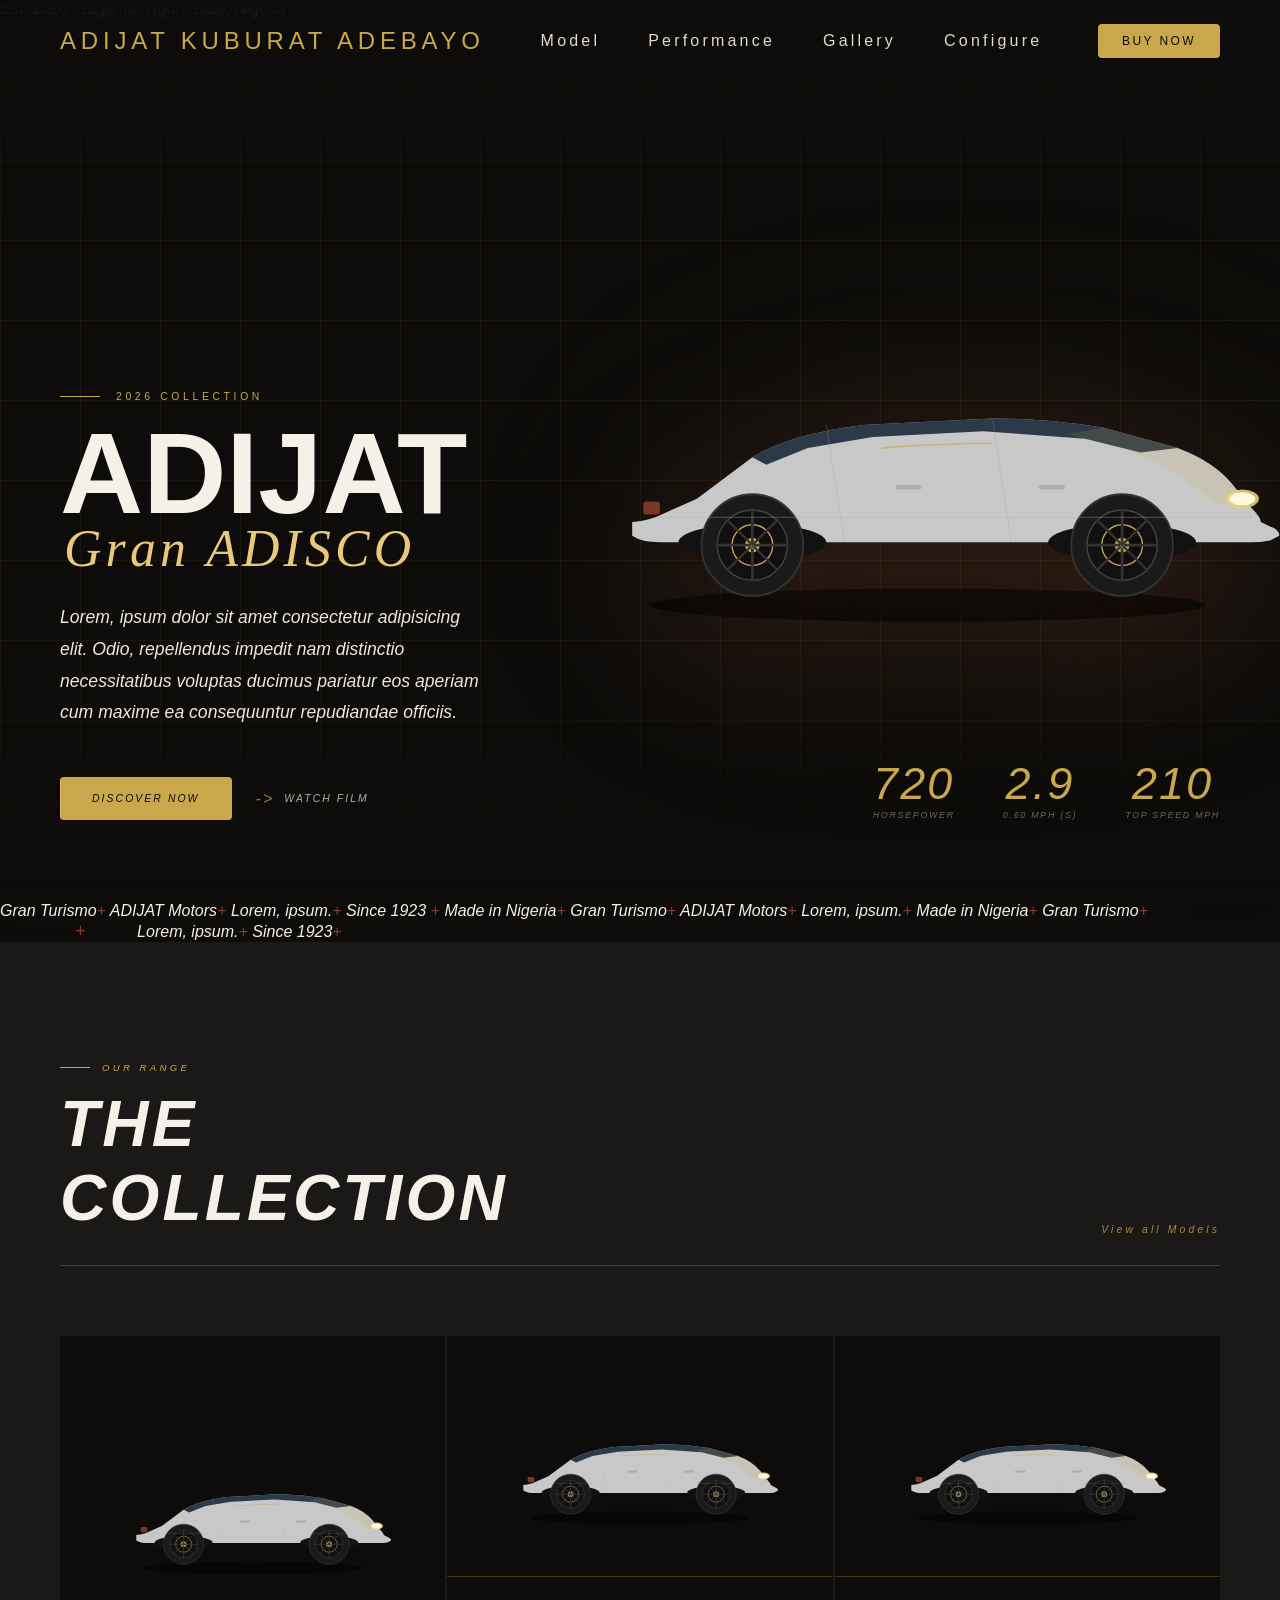
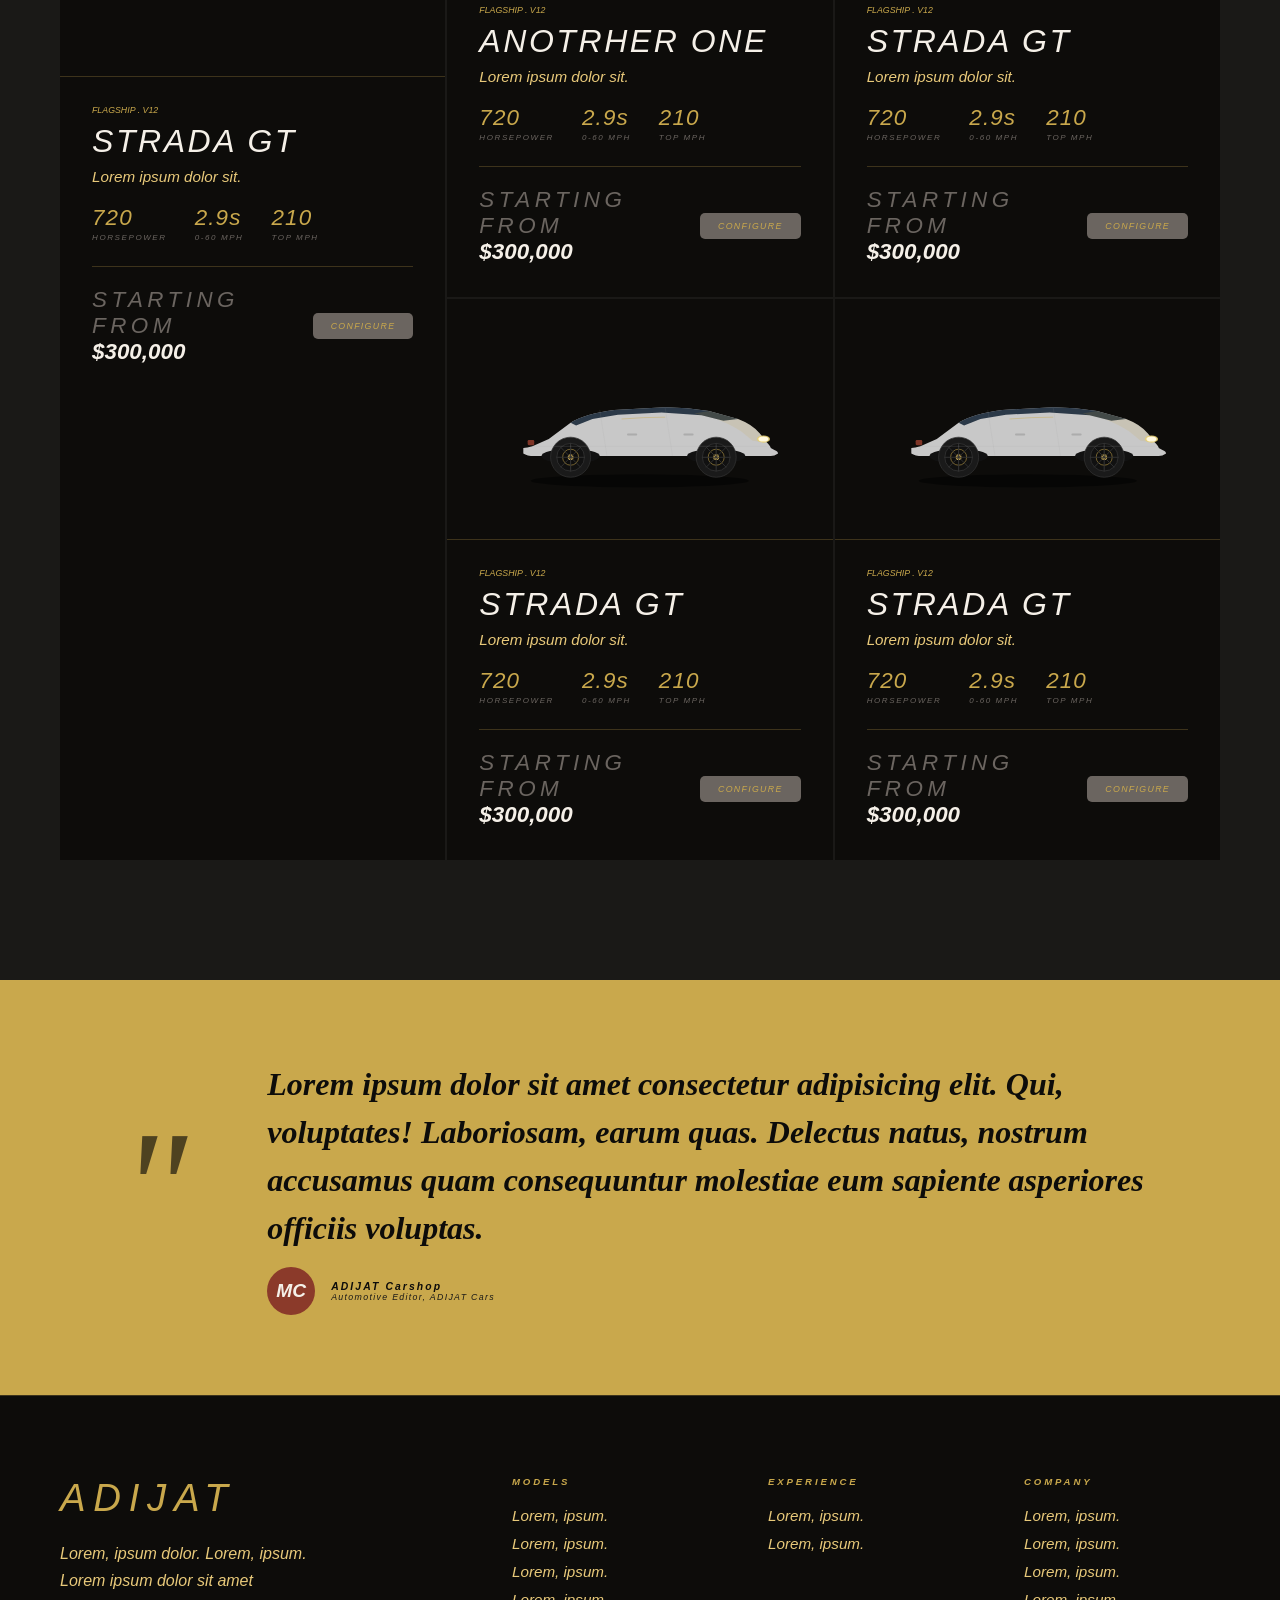
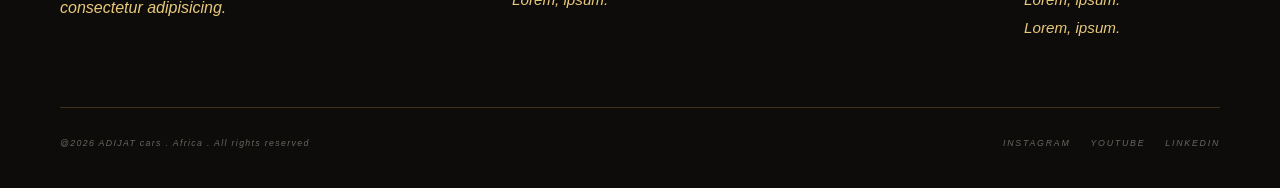
<file: Car_Website/index.html>
<!DOCTYPE html>
<html lang="en">

<head>
    <meta charset="UTF-8">
    <meta name="viewport" content="width=device-width, initial-scale=1.0">
    <title>ADIJAT CARS SHOP</title>

    <!--MY HOMEPAGE style sheet-->
    <link rel="stylesheet" href="style.css">
</head>


<body>
    
<!-- nav -->
 <nav>
   <! -- logo -->
   <a class="nav-logo" href="#">ADIJAT KUBURAT ADEBAYO</a>

 <!-- navigation links  /nav links -->
  <ul class="nav-links">
<li>
    <a href=""> Model</a>
    </li>
<li>
    <a href="">Performance</a>
</li>
<li>
    <a href="|">Gallery</a>
</li>
<li>
    <a href="|">Configure</a>
    </li>
</ul>

<a class="nav-cta" href="|">Buy Now</a>
</nav>

<!-- hero -->
 <section class="hero">
    <div class="hero-bg"></div>
    <div class="hero-grid"></div>

        <span class="hero-grid">Est. 2026  .Sagamu, Ogun State, Nigeria</span>

        <!-- our car-->
         <div class="hero-car">
             <svg viewBox="0 0 900 400" xmlns="http://www.w3.org/2000/svg" class="car-svg">
        <!-- Shadow -->
        <ellipse cx="450" cy="370" rx="300" ry="18" fill="rgba(0,0,0,0.5)" />
        <!-- Body -->
        <path
          d="M130 280 Q140 280 155 275 L200 255 L260 210 Q300 185 380 175 L520 168 Q580 168 640 178 L720 200 Q760 215 780 240 L800 265 Q810 275 810 280 L820 285 Q830 288 830 295 L820 300 Q810 302 800 302 L160 302 Q140 302 130 295 Z"
          fill="#c8c8c8" />
        <!-- Glass top -->
        <path
          d="M260 210 Q300 185 380 175 L520 168 Q580 168 640 178 L720 200 L680 205 L620 190 L510 182 L390 188 L320 200 L275 218 Z"
          fill="#1a2a3a" opacity="0.9" />
        <!-- Hood stripe gold -->
        <path d="M640 178 L720 200 Q760 215 780 240 L800 265 L760 260 L730 235 Q700 215 660 200 L600 185 Z"
          fill="#c9a84c" opacity="0.15" />
        <!-- Wheel arches -->
        <ellipse cx="260" cy="302" rx="80" ry="20" fill="#111" />
        <ellipse cx="660" cy="302" rx="80" ry="20" fill="#111" />
        <!-- Wheels back -->
        <circle cx="260" cy="305" r="55" fill="#1a1a1a" stroke="#333" stroke-width="2" />
        <circle cx="260" cy="305" r="38" fill="#111" stroke="#444" stroke-width="1.5" />
        <circle cx="260" cy="305" r="22" fill="#0d0d0d" stroke="#c9a84c" stroke-width="1.5" />
        <circle cx="260" cy="305" r="8" fill="#c9a84c" />
        <!-- Spokes back -->
        <line x1="260" y1="267" x2="260" y2="343" stroke="#333" stroke-width="3" stroke-linecap="round" />
        <line x1="222" y1="305" x2="298" y2="305" stroke="#333" stroke-width="3" stroke-linecap="round" />
        <line x1="233" y1="278" x2="287" y2="332" stroke="#333" stroke-width="2.5" stroke-linecap="round" />
        <line x1="287" y1="278" x2="233" y2="332" stroke="#333" stroke-width="2.5" stroke-linecap="round" />
        <!-- Wheels front -->
        <circle cx="660" cy="305" r="55" fill="#1a1a1a" stroke="#333" stroke-width="2" />
        <circle cx="660" cy="305" r="38" fill="#111" stroke="#444" stroke-width="1.5" />
        <circle cx="660" cy="305" r="22" fill="#0d0d0d" stroke="#c9a84c" stroke-width="1.5" />
        <circle cx="660" cy="305" r="8" fill="#c9a84c" />
        <!-- Spokes front -->
        <line x1="660" y1="267" x2="660" y2="343" stroke="#333" stroke-width="3" stroke-linecap="round" />
        <line x1="622" y1="305" x2="698" y2="305" stroke="#333" stroke-width="3" stroke-linecap="round" />
        <line x1="633" y1="278" x2="687" y2="332" stroke="#333" stroke-width="2.5" stroke-linecap="round" />
        <line x1="687" y1="278" x2="633" y2="332" stroke="#333" stroke-width="2.5" stroke-linecap="round" />
        <!-- Side detail -->
        <path d="M155 275 L800 275" stroke="#b0b0b0" stroke-width="1.5" opacity="0.3" />
        <path d="M400 200 Q460 195 520 195" stroke="#c9a84c" stroke-width="2" opacity="0.6" fill="none" />
        <!-- Headlight -->
        <ellipse cx="790" cy="255" rx="18" ry="10" fill="#e8d070" opacity="0.9" />
        <ellipse cx="790" cy="255" rx="14" ry="7" fill="#fff8e0" />
        <!-- Tail light -->
        <rect x="142" y="258" width="18" height="14" rx="3" fill="#8b3a2a" opacity="0.9" />
        <!-- Door lines -->
        <path d="M340 175 L360 302" stroke="#999" stroke-width="1" opacity="0.3" fill="none" />
        <path d="M520 170 L540 302" stroke="#999" stroke-width="1" opacity="0.3" fill="none" />
        <!-- Door handles -->
        <rect x="415" y="240" width="28" height="5" rx="2.5" fill="#999" opacity="0.6" />
        <rect x="570" y="240" width="28" height="5" rx="2.5" fill="#999" opacity="0.6" />
        <!-- Logo on wheel center -->
        <text x="260" y="309" text-anchor="middle" font-size="7" fill="#c9a84c" font-family="Georgia">V</text>
        <text x="660" y="309" text-anchor="middle" font-size="7" fill="#c9a84c" font-family="Georgia">V</text>
      </svg>
    </div>

    <!-- hero content -->
    <div class="hero-content">
      <div class="hero-eyebrow">2026 Collection</div>
      <h1 class="hero-title">ADIJAT<em>Gran ADISCO</>
      </h1>
      <p class="hero-desc">Lorem, ipsum dolor sit amet consectetur adipisicing elit. Odio, repellendus impedit nam
        distinctio necessitatibus voluptas ducimus pariatur eos aperiam cum maxime ea consequuntur repudiandae officiis.
      </p>

      <!-- actions -->
      <div class="hero-actions">
        <a class="btn-primary" href="#"><span>Discover Now</span></a>
        <a class="btn-secondary" href="#">Watch Film</a>
      </div>
    </div>

    <!-- stats -->
    <div class="hero-stats">

      <div class="stat-item">
        <span class="stat-num">720</span>
        <span class="stat-label">Horsepower</span>
      </div>

      <div class="stat-item">
        <span class="stat-num">2.9</span>
        <span class="stat-label">0.60 mph (s)</span>
      </div>

      <div class="stat-item">
        <span class="stat-num">210</span>
        <span class="stat-label">Top Speed mph</span>
      </div>

    </div>

  </section>


  <!-- marquee -->
  <div class="marquee">
    <div class="marquee">
      <span class="marquee">Gran Turismo<span class="marquee-dot">+</span> </span>
      <span class="marquee">ADIJAT Motors<span class="marquee-dot">+</span> </span>
      <span class="marquee">Lorem, ipsum.<span class="marquee-dot">+</span> </span>
      <span class="marquee">Since 1923 <span class="marquee-dot">+</span> </span>
      <span class="marquee">Made in Nigeria<span class="marquee-dot">+</span> </span>
      <span class="marquee">Gran Turismo<span class="marquee-dot">+</span> </span>
      <span class="marquee">ADIJAT Motors<span class="marquee-dot">+</span> </span>
      <span class="marquee">Lorem, ipsum.<span class="marquee-dot">+</span> </span>
      <span class="marquee">Made in Nigeria<span class="marquee-dot">+</span> </span>
      <span class="marquee">Gran Turismo<span class="marquee-dot">+</span> </span>
      <span class="marquee-item">ADIJAT Motors<span class="marquee-dot">+</span> </span>
      <span class="marquee">Lorem, ipsum.<span class="marquee-dot">+</span> </span>
      <span class="marquee">Since 1923<span class="marquee-dot">+</span> </span>
    </div>
  </div>


  <!-- cars {models} section -->
  <section class="models">

    <div class="section-header">
      <div>
        <div class="section-label">Our Range</div>
        <h2 class="section-title">THE <br> COLLECTION</h2>
      </div>
      <a href="#" class="section-link">View all Models</a>
    </div>

    <div class="models-grid">

      <!-- first card- Large -->
      <div class="model-card">
        <div class="model-visual">
          <div class="model-bg bg-1"></div>

          <!-- importing car SVG -->
          <svg viewBox="0 0 900 400" xmlns="http://www.w3.org/2000/svg" class="car-svg another-class ">
            <!-- Shadow -->
            <ellipse cx="450" cy="370" rx="300" ry="18" fill="rgba(0,0,0,0.5)" />
            <!-- Body -->
            <path
              d="M130 280 Q140 280 155 275 L200 255 L260 210 Q300 185 380 175 L520 168 Q580 168 640 178 L720 200 Q760 215 780 240 L800 265 Q810 275 810 280 L820 285 Q830 288 830 295 L820 300 Q810 302 800 302 L160 302 Q140 302 130 295 Z"
              fill="#c8c8c8" />
            <!-- Glass top -->
            <path
              d="M260 210 Q300 185 380 175 L520 168 Q580 168 640 178 L720 200 L680 205 L620 190 L510 182 L390 188 L320 200 L275 218 Z"
              fill="#1a2a3a" opacity="0.9" />
            <!-- Hood stripe gold -->
            <path d="M640 178 L720 200 Q760 215 780 240 L800 265 L760 260 L730 235 Q700 215 660 200 L600 185 Z"
              fill="#c9a84c" opacity="0.15" />
            <!-- Wheel arches -->
            <ellipse cx="260" cy="302" rx="80" ry="20" fill="#111" />
            <ellipse cx="660" cy="302" rx="80" ry="20" fill="#111" />
            <!-- Wheels back -->
            <circle cx="260" cy="305" r="55" fill="#1a1a1a" stroke="#333" stroke-width="2" />
            <circle cx="260" cy="305" r="38" fill="#111" stroke="#444" stroke-width="1.5" />
            <circle cx="260" cy="305" r="22" fill="#0d0d0d" stroke="#c9a84c" stroke-width="1.5" />
            <circle cx="260" cy="305" r="8" fill="#c9a84c" />
            <!-- Spokes back -->
            <line x1="260" y1="267" x2="260" y2="343" stroke="#333" stroke-width="3" stroke-linecap="round" />
            <line x1="222" y1="305" x2="298" y2="305" stroke="#333" stroke-width="3" stroke-linecap="round" />
            <line x1="233" y1="278" x2="287" y2="332" stroke="#333" stroke-width="2.5" stroke-linecap="round" />
            <line x1="287" y1="278" x2="233" y2="332" stroke="#333" stroke-width="2.5" stroke-linecap="round" />
            <!-- Wheels front -->
            <circle cx="660" cy="305" r="55" fill="#1a1a1a" stroke="#333" stroke-width="2" />
            <circle cx="660" cy="305" r="38" fill="#111" stroke="#444" stroke-width="1.5" />
            <circle cx="660" cy="305" r="22" fill="#0d0d0d" stroke="#c9a84c" stroke-width="1.5" />
            <circle cx="660" cy="305" r="8" fill="#c9a84c" />
            <!-- Spokes front -->
            <line x1="660" y1="267" x2="660" y2="343" stroke="#333" stroke-width="3" stroke-linecap="round" />
            <line x1="622" y1="305" x2="698" y2="305" stroke="#333" stroke-width="3" stroke-linecap="round" />
            <line x1="633" y1="278" x2="687" y2="332" stroke="#333" stroke-width="2.5" stroke-linecap="round" />
            <line x1="687" y1="278" x2="633" y2="332" stroke="#333" stroke-width="2.5" stroke-linecap="round" />
            <!-- Side detail -->
            <path d="M155 275 L800 275" stroke="#b0b0b0" stroke-width="1.5" opacity="0.3" />
            <path d="M400 200 Q460 195 520 195" stroke="#c9a84c" stroke-width="2" opacity="0.6" fill="none" />
            <!-- Headlight -->
            <ellipse cx="790" cy="255" rx="18" ry="10" fill="#e8d070" opacity="0.9" />
            <ellipse cx="790" cy="255" rx="14" ry="7" fill="#fff8e0" />
            <!-- Tail light -->
            <rect x="142" y="258" width="18" height="14" rx="3" fill="#8b3a2a" opacity="0.9" />
            <!-- Door lines -->
            <path d="M340 175 L360 302" stroke="#999" stroke-width="1" opacity="0.3" fill="none" />
            <path d="M520 170 L540 302" stroke="#999" stroke-width="1" opacity="0.3" fill="none" />
            <!-- Door handles -->
            <rect x="415" y="240" width="28" height="5" rx="2.5" fill="#999" opacity="0.6" />
            <rect x="570" y="240" width="28" height="5" rx="2.5" fill="#999" opacity="0.6" />
            <!-- Logo on wheel center -->
            <text x="260" y="309" text-anchor="middle" font-size="7" fill="#c9a84c" font-family="Georgia">V</text>
            <text x="660" y="309" text-anchor="middle" font-size="7" fill="#c9a84c" font-family="Georgia">V</text>
          </svg>

        </div>

        <div class="model-info">
          <!-- badge, name, price, stats, amount -->
          <div class="model-badge">Flagship . V12</div>
          <div class="model-name">STRADA GT</div>
          <div class="model-tagline">Lorem ipsum dolor sit.</div>

          <div class="model-specs">

            <!-- we have three specs -->
            <div class="spec">
              <div class="spec-val">720</div>
              <div class="spec-key">Horsepower</div>
            </div>

            <div class="spec">
              <div class="spec-val">2.9s</div>
              <div class="spec-key">0-60 mph</div>
            </div>

            <div class="spec">
              <div class="spec-val">210</div>
              <div class="spec-key">Top mph</div>
            </div>

          </div>

          <div class="model-price">
            <div>
              <div class="price-label">starting from</div>
              <div class="price-val">$300,000</div>
            </div>
            <a href="#" class="price-btn">configure</a>
          </div>
        </div>

      </div>

      <!-- second card -->
      <div class="model-card">
        <div class="model-visual">
          <div class="model-bg bg-2"></div>

          <!-- importing car SVG -->
          <svg viewBox="0 0 900 400" xmlns="http://www.w3.org/2000/svg" class="car-svg another-class ">
            <!-- Shadow -->
            <ellipse cx="450" cy="370" rx="300" ry="18" fill="rgba(0,0,0,0.5)" />
            <!-- Body -->
            <path
              d="M130 280 Q140 280 155 275 L200 255 L260 210 Q300 185 380 175 L520 168 Q580 168 640 178 L720 200 Q760 215 780 240 L800 265 Q810 275 810 280 L820 285 Q830 288 830 295 L820 300 Q810 302 800 302 L160 302 Q140 302 130 295 Z"
              fill="#c8c8c8" />
            <!-- Glass top -->
            <path
              d="M260 210 Q300 185 380 175 L520 168 Q580 168 640 178 L720 200 L680 205 L620 190 L510 182 L390 188 L320 200 L275 218 Z"
              fill="#1a2a3a" opacity="0.9" />
            <!-- Hood stripe gold -->
            <path d="M640 178 L720 200 Q760 215 780 240 L800 265 L760 260 L730 235 Q700 215 660 200 L600 185 Z"
              fill="#c9a84c" opacity="0.15" />
            <!-- Wheel arches -->
            <ellipse cx="260" cy="302" rx="80" ry="20" fill="#111" />
            <ellipse cx="660" cy="302" rx="80" ry="20" fill="#111" />
            <!-- Wheels back -->
            <circle cx="260" cy="305" r="55" fill="#1a1a1a" stroke="#333" stroke-width="2" />
            <circle cx="260" cy="305" r="38" fill="#111" stroke="#444" stroke-width="1.5" />
            <circle cx="260" cy="305" r="22" fill="#0d0d0d" stroke="#c9a84c" stroke-width="1.5" />
            <circle cx="260" cy="305" r="8" fill="#c9a84c" />
            <!-- Spokes back -->
            <line x1="260" y1="267" x2="260" y2="343" stroke="#333" stroke-width="3" stroke-linecap="round" />
            <line x1="222" y1="305" x2="298" y2="305" stroke="#333" stroke-width="3" stroke-linecap="round" />
            <line x1="233" y1="278" x2="287" y2="332" stroke="#333" stroke-width="2.5" stroke-linecap="round" />
            <line x1="287" y1="278" x2="233" y2="332" stroke="#333" stroke-width="2.5" stroke-linecap="round" />
            <!-- Wheels front -->
            <circle cx="660" cy="305" r="55" fill="#1a1a1a" stroke="#333" stroke-width="2" />
            <circle cx="660" cy="305" r="38" fill="#111" stroke="#444" stroke-width="1.5" />
            <circle cx="660" cy="305" r="22" fill="#0d0d0d" stroke="#c9a84c" stroke-width="1.5" />
            <circle cx="660" cy="305" r="8" fill="#c9a84c" />
            <!-- Spokes front -->
            <line x1="660" y1="267" x2="660" y2="343" stroke="#333" stroke-width="3" stroke-linecap="round" />
            <line x1="622" y1="305" x2="698" y2="305" stroke="#333" stroke-width="3" stroke-linecap="round" />
            <line x1="633" y1="278" x2="687" y2="332" stroke="#333" stroke-width="2.5" stroke-linecap="round" />
            <line x1="687" y1="278" x2="633" y2="332" stroke="#333" stroke-width="2.5" stroke-linecap="round" />
            <!-- Side detail -->
            <path d="M155 275 L800 275" stroke="#b0b0b0" stroke-width="1.5" opacity="0.3" />
            <path d="M400 200 Q460 195 520 195" stroke="#c9a84c" stroke-width="2" opacity="0.6" fill="none" />
            <!-- Headlight -->
            <ellipse cx="790" cy="255" rx="18" ry="10" fill="#e8d070" opacity="0.9" />
            <ellipse cx="790" cy="255" rx="14" ry="7" fill="#fff8e0" />
            <!-- Tail light -->
            <rect x="142" y="258" width="18" height="14" rx="3" fill="#8b3a2a" opacity="0.9" />
            <!-- Door lines -->
            <path d="M340 175 L360 302" stroke="#999" stroke-width="1" opacity="0.3" fill="none" />
            <path d="M520 170 L540 302" stroke="#999" stroke-width="1" opacity="0.3" fill="none" />
            <!-- Door handles -->
            <rect x="415" y="240" width="28" height="5" rx="2.5" fill="#999" opacity="0.6" />
            <rect x="570" y="240" width="28" height="5" rx="2.5" fill="#999" opacity="0.6" />
            <!-- Logo on wheel center -->
            <text x="260" y="309" text-anchor="middle" font-size="7" fill="#c9a84c" font-family="Georgia">V</text>
            <text x="660" y="309" text-anchor="middle" font-size="7" fill="#c9a84c" font-family="Georgia">V</text>
          </svg>

        </div>

        <div class="model-info">
          <!-- badge, name, price, stats, amount -->
          <div class="model-badge">Flagship . V12</div>
          <div class="model-name">ANOTRHER ONE</div>
          <div class="model-tagline">Lorem ipsum dolor sit.</div>

          <div class="model-specs">

            <!-- we have three specs -->
            <div class="spec">
              <div class="spec-val">720</div>
              <div class="spec-key">Horsepower</div>
            </div>

            <div class="spec">
              <div class="spec-val">2.9s</div>
              <div class="spec-key">0-60 mph</div>
            </div>

            <div class="spec">
              <div class="spec-val">210</div>
              <div class="spec-key">Top mph</div>
            </div>

          </div>

          <div class="model-price">
            <div>
              <div class="price-label">starting from</div>
              <div class="price-val">$300,000</div>
            </div>
            <a href="#" class="price-btn">configure</a>
          </div>
        </div>

      </div>

      <!-- third card -->
      <div class="model-card">
        <div class="model-visual">
          <div class="model-bg bg-3"></div>

          <!-- importing car SVG -->
          <svg viewBox="0 0 900 400" xmlns="http://www.w3.org/2000/svg" class="car-svg another-class ">
            <!-- Shadow -->
            <ellipse cx="450" cy="370" rx="300" ry="18" fill="rgba(0,0,0,0.5)" />
            <!-- Body -->
            <path
              d="M130 280 Q140 280 155 275 L200 255 L260 210 Q300 185 380 175 L520 168 Q580 168 640 178 L720 200 Q760 215 780 240 L800 265 Q810 275 810 280 L820 285 Q830 288 830 295 L820 300 Q810 302 800 302 L160 302 Q140 302 130 295 Z"
              fill="#c8c8c8" />
            <!-- Glass top -->
            <path
              d="M260 210 Q300 185 380 175 L520 168 Q580 168 640 178 L720 200 L680 205 L620 190 L510 182 L390 188 L320 200 L275 218 Z"
              fill="#1a2a3a" opacity="0.9" />
            <!-- Hood stripe gold -->
            <path d="M640 178 L720 200 Q760 215 780 240 L800 265 L760 260 L730 235 Q700 215 660 200 L600 185 Z"
              fill="#c9a84c" opacity="0.15" />
            <!-- Wheel arches -->
            <ellipse cx="260" cy="302" rx="80" ry="20" fill="#111" />
            <ellipse cx="660" cy="302" rx="80" ry="20" fill="#111" />
            <!-- Wheels back -->
            <circle cx="260" cy="305" r="55" fill="#1a1a1a" stroke="#333" stroke-width="2" />
            <circle cx="260" cy="305" r="38" fill="#111" stroke="#444" stroke-width="1.5" />
            <circle cx="260" cy="305" r="22" fill="#0d0d0d" stroke="#c9a84c" stroke-width="1.5" />
            <circle cx="260" cy="305" r="8" fill="#c9a84c" />
            <!-- Spokes back -->
            <line x1="260" y1="267" x2="260" y2="343" stroke="#333" stroke-width="3" stroke-linecap="round" />
            <line x1="222" y1="305" x2="298" y2="305" stroke="#333" stroke-width="3" stroke-linecap="round" />
            <line x1="233" y1="278" x2="287" y2="332" stroke="#333" stroke-width="2.5" stroke-linecap="round" />
            <line x1="287" y1="278" x2="233" y2="332" stroke="#333" stroke-width="2.5" stroke-linecap="round" />
            <!-- Wheels front -->
            <circle cx="660" cy="305" r="55" fill="#1a1a1a" stroke="#333" stroke-width="2" />
            <circle cx="660" cy="305" r="38" fill="#111" stroke="#444" stroke-width="1.5" />
            <circle cx="660" cy="305" r="22" fill="#0d0d0d" stroke="#c9a84c" stroke-width="1.5" />
            <circle cx="660" cy="305" r="8" fill="#c9a84c" />
            <!-- Spokes front -->
            <line x1="660" y1="267" x2="660" y2="343" stroke="#333" stroke-width="3" stroke-linecap="round" />
            <line x1="622" y1="305" x2="698" y2="305" stroke="#333" stroke-width="3" stroke-linecap="round" />
            <line x1="633" y1="278" x2="687" y2="332" stroke="#333" stroke-width="2.5" stroke-linecap="round" />
            <line x1="687" y1="278" x2="633" y2="332" stroke="#333" stroke-width="2.5" stroke-linecap="round" />
            <!-- Side detail -->
            <path d="M155 275 L800 275" stroke="#b0b0b0" stroke-width="1.5" opacity="0.3" />
            <path d="M400 200 Q460 195 520 195" stroke="#c9a84c" stroke-width="2" opacity="0.6" fill="none" />
            <!-- Headlight -->
            <ellipse cx="790" cy="255" rx="18" ry="10" fill="#e8d070" opacity="0.9" />
            <ellipse cx="790" cy="255" rx="14" ry="7" fill="#fff8e0" />
            <!-- Tail light -->
            <rect x="142" y="258" width="18" height="14" rx="3" fill="#8b3a2a" opacity="0.9" />
            <!-- Door lines -->
            <path d="M340 175 L360 302" stroke="#999" stroke-width="1" opacity="0.3" fill="none" />
            <path d="M520 170 L540 302" stroke="#999" stroke-width="1" opacity="0.3" fill="none" />
            <!-- Door handles -->
            <rect x="415" y="240" width="28" height="5" rx="2.5" fill="#999" opacity="0.6" />
            <rect x="570" y="240" width="28" height="5" rx="2.5" fill="#999" opacity="0.6" />
            <!-- Logo on wheel center -->
            <text x="260" y="309" text-anchor="middle" font-size="7" fill="#c9a84c" font-family="Georgia">V</text>
            <text x="660" y="309" text-anchor="middle" font-size="7" fill="#c9a84c" font-family="Georgia">V</text>
          </svg>

        </div>

        <div class="model-info">
          <!-- badge, name, price, stats, amount -->
          <div class="model-badge">Flagship . V12</div>
          <div class="model-name">STRADA GT</div>
          <div class="model-tagline">Lorem ipsum dolor sit.</div>

          <div class="model-specs">

            <!-- we have three specs -->
            <div class="spec">
              <div class="spec-val">720</div>
              <div class="spec-key">Horsepower</div>
            </div>

            <div class="spec">
              <div class="spec-val">2.9s</div>
              <div class="spec-key">0-60 mph</div>
            </div>

            <div class="spec">
              <div class="spec-val">210</div>
              <div class="spec-key">Top mph</div>
            </div>

          </div>

          <div class="model-price">
            <div>
              <div class="price-label">starting from</div>
              <div class="price-val">$300,000</div>
            </div>
            <a href="#" class="price-btn">configure</a>
          </div>
        </div>

      </div>

      <!-- fourth card -->
      <div class="model-card">
        <div class="model-visual">
          <div class="model-bg bg-4"></div>

          <!-- importing car SVG -->
          <svg viewBox="0 0 900 400" xmlns="http://www.w3.org/2000/svg" class="car-svg another-class ">
            <!-- Shadow -->
            <ellipse cx="450" cy="370" rx="300" ry="18" fill="rgba(0,0,0,0.5)" />
            <!-- Body -->
            <path
              d="M130 280 Q140 280 155 275 L200 255 L260 210 Q300 185 380 175 L520 168 Q580 168 640 178 L720 200 Q760 215 780 240 L800 265 Q810 275 810 280 L820 285 Q830 288 830 295 L820 300 Q810 302 800 302 L160 302 Q140 302 130 295 Z"
              fill="#c8c8c8" />
            <!-- Glass top -->
            <path
              d="M260 210 Q300 185 380 175 L520 168 Q580 168 640 178 L720 200 L680 205 L620 190 L510 182 L390 188 L320 200 L275 218 Z"
              fill="#1a2a3a" opacity="0.9" />
            <!-- Hood stripe gold -->
            <path d="M640 178 L720 200 Q760 215 780 240 L800 265 L760 260 L730 235 Q700 215 660 200 L600 185 Z"
              fill="#c9a84c" opacity="0.15" />
            <!-- Wheel arches -->
            <ellipse cx="260" cy="302" rx="80" ry="20" fill="#111" />
            <ellipse cx="660" cy="302" rx="80" ry="20" fill="#111" />
            <!-- Wheels back -->
            <circle cx="260" cy="305" r="55" fill="#1a1a1a" stroke="#333" stroke-width="2" />
            <circle cx="260" cy="305" r="38" fill="#111" stroke="#444" stroke-width="1.5" />
            <circle cx="260" cy="305" r="22" fill="#0d0d0d" stroke="#c9a84c" stroke-width="1.5" />
            <circle cx="260" cy="305" r="8" fill="#c9a84c" />
            <!-- Spokes back -->
            <line x1="260" y1="267" x2="260" y2="343" stroke="#333" stroke-width="3" stroke-linecap="round" />
            <line x1="222" y1="305" x2="298" y2="305" stroke="#333" stroke-width="3" stroke-linecap="round" />
            <line x1="233" y1="278" x2="287" y2="332" stroke="#333" stroke-width="2.5" stroke-linecap="round" />
            <line x1="287" y1="278" x2="233" y2="332" stroke="#333" stroke-width="2.5" stroke-linecap="round" />
            <!-- Wheels front -->
            <circle cx="660" cy="305" r="55" fill="#1a1a1a" stroke="#333" stroke-width="2" />
            <circle cx="660" cy="305" r="38" fill="#111" stroke="#444" stroke-width="1.5" />
            <circle cx="660" cy="305" r="22" fill="#0d0d0d" stroke="#c9a84c" stroke-width="1.5" />
            <circle cx="660" cy="305" r="8" fill="#c9a84c" />
            <!-- Spokes front -->
            <line x1="660" y1="267" x2="660" y2="343" stroke="#333" stroke-width="3" stroke-linecap="round" />
            <line x1="622" y1="305" x2="698" y2="305" stroke="#333" stroke-width="3" stroke-linecap="round" />
            <line x1="633" y1="278" x2="687" y2="332" stroke="#333" stroke-width="2.5" stroke-linecap="round" />
            <line x1="687" y1="278" x2="633" y2="332" stroke="#333" stroke-width="2.5" stroke-linecap="round" />
            <!-- Side detail -->
            <path d="M155 275 L800 275" stroke="#b0b0b0" stroke-width="1.5" opacity="0.3" />
            <path d="M400 200 Q460 195 520 195" stroke="#c9a84c" stroke-width="2" opacity="0.6" fill="none" />
            <!-- Headlight -->
            <ellipse cx="790" cy="255" rx="18" ry="10" fill="#e8d070" opacity="0.9" />
            <ellipse cx="790" cy="255" rx="14" ry="7" fill="#fff8e0" />
            <!-- Tail light -->
            <rect x="142" y="258" width="18" height="14" rx="3" fill="#8b3a2a" opacity="0.9" />
            <!-- Door lines -->
            <path d="M340 175 L360 302" stroke="#999" stroke-width="1" opacity="0.3" fill="none" />
            <path d="M520 170 L540 302" stroke="#999" stroke-width="1" opacity="0.3" fill="none" />
            <!-- Door handles -->
            <rect x="415" y="240" width="28" height="5" rx="2.5" fill="#999" opacity="0.6" />
            <rect x="570" y="240" width="28" height="5" rx="2.5" fill="#999" opacity="0.6" />
            <!-- Logo on wheel center -->
            <text x="260" y="309" text-anchor="middle" font-size="7" fill="#c9a84c" font-family="Georgia">V</text>
            <text x="660" y="309" text-anchor="middle" font-size="7" fill="#c9a84c" font-family="Georgia">V</text>
          </svg>

        </div>

        <div class="model-info">
          <!-- badge, name, price, stats, amount -->
          <div class="model-badge">Flagship . V12</div>
          <div class="model-name">STRADA GT</div>
          <div class="model-tagline">Lorem ipsum dolor sit.</div>

          <div class="model-specs">

            <!-- we have three specs -->
            <div class="spec">
              <div class="spec-val">720</div>
              <div class="spec-key">Horsepower</div>
            </div>

            <div class="spec">
              <div class="spec-val">2.9s</div>
              <div class="spec-key">0-60 mph</div>
            </div>

            <div class="spec">
              <div class="spec-val">210</div>
              <div class="spec-key">Top mph</div>
            </div>

          </div>

          <div class="model-price">
            <div>
              <div class="price-label">starting from</div>
              <div class="price-val">$300,000</div>
            </div>
            <a href="#" class="price-btn">configure</a>
          </div>
        </div>

      </div>

      <!-- fifth card -->
      <div class="model-card">
        <div class="model-visual">
          <div class="model-bg bg-5"></div>

          <!-- importing car SVG -->
          <svg viewBox="0 0 900 400" xmlns="http://www.w3.org/2000/svg" class="car-svg another-class ">
            <!-- Shadow -->
            <ellipse cx="450" cy="370" rx="300" ry="18" fill="rgba(0,0,0,0.5)" />
            <!-- Body -->
            <path
              d="M130 280 Q140 280 155 275 L200 255 L260 210 Q300 185 380 175 L520 168 Q580 168 640 178 L720 200 Q760 215 780 240 L800 265 Q810 275 810 280 L820 285 Q830 288 830 295 L820 300 Q810 302 800 302 L160 302 Q140 302 130 295 Z"
              fill="#c8c8c8" />
            <!-- Glass top -->
            <path
              d="M260 210 Q300 185 380 175 L520 168 Q580 168 640 178 L720 200 L680 205 L620 190 L510 182 L390 188 L320 200 L275 218 Z"
              fill="#1a2a3a" opacity="0.9" />
            <!-- Hood stripe gold -->
            <path d="M640 178 L720 200 Q760 215 780 240 L800 265 L760 260 L730 235 Q700 215 660 200 L600 185 Z"
              fill="#c9a84c" opacity="0.15" />
            <!-- Wheel arches -->
            <ellipse cx="260" cy="302" rx="80" ry="20" fill="#111" />
            <ellipse cx="660" cy="302" rx="80" ry="20" fill="#111" />
            <!-- Wheels back -->
            <circle cx="260" cy="305" r="55" fill="#1a1a1a" stroke="#333" stroke-width="2" />
            <circle cx="260" cy="305" r="38" fill="#111" stroke="#444" stroke-width="1.5" />
            <circle cx="260" cy="305" r="22" fill="#0d0d0d" stroke="#c9a84c" stroke-width="1.5" />
            <circle cx="260" cy="305" r="8" fill="#c9a84c" />
            <!-- Spokes back -->
            <line x1="260" y1="267" x2="260" y2="343" stroke="#333" stroke-width="3" stroke-linecap="round" />
            <line x1="222" y1="305" x2="298" y2="305" stroke="#333" stroke-width="3" stroke-linecap="round" />
            <line x1="233" y1="278" x2="287" y2="332" stroke="#333" stroke-width="2.5" stroke-linecap="round" />
            <line x1="287" y1="278" x2="233" y2="332" stroke="#333" stroke-width="2.5" stroke-linecap="round" />
            <!-- Wheels front -->
            <circle cx="660" cy="305" r="55" fill="#1a1a1a" stroke="#333" stroke-width="2" />
            <circle cx="660" cy="305" r="38" fill="#111" stroke="#444" stroke-width="1.5" />
            <circle cx="660" cy="305" r="22" fill="#0d0d0d" stroke="#c9a84c" stroke-width="1.5" />
            <circle cx="660" cy="305" r="8" fill="#c9a84c" />
            <!-- Spokes front -->
            <line x1="660" y1="267" x2="660" y2="343" stroke="#333" stroke-width="3" stroke-linecap="round" />
            <line x1="622" y1="305" x2="698" y2="305" stroke="#333" stroke-width="3" stroke-linecap="round" />
            <line x1="633" y1="278" x2="687" y2="332" stroke="#333" stroke-width="2.5" stroke-linecap="round" />
            <line x1="687" y1="278" x2="633" y2="332" stroke="#333" stroke-width="2.5" stroke-linecap="round" />
            <!-- Side detail -->
            <path d="M155 275 L800 275" stroke="#b0b0b0" stroke-width="1.5" opacity="0.3" />
            <path d="M400 200 Q460 195 520 195" stroke="#c9a84c" stroke-width="2" opacity="0.6" fill="none" />
            <!-- Headlight -->
            <ellipse cx="790" cy="255" rx="18" ry="10" fill="#e8d070" opacity="0.9" />
            <ellipse cx="790" cy="255" rx="14" ry="7" fill="#fff8e0" />
            <!-- Tail light -->
            <rect x="142" y="258" width="18" height="14" rx="3" fill="#8b3a2a" opacity="0.9" />
            <!-- Door lines -->
            <path d="M340 175 L360 302" stroke="#999" stroke-width="1" opacity="0.3" fill="none" />
            <path d="M520 170 L540 302" stroke="#999" stroke-width="1" opacity="0.3" fill="none" />
            <!-- Door handles -->
            <rect x="415" y="240" width="28" height="5" rx="2.5" fill="#999" opacity="0.6" />
            <rect x="570" y="240" width="28" height="5" rx="2.5" fill="#999" opacity="0.6" />
            <!-- Logo on wheel center -->
            <text x="260" y="309" text-anchor="middle" font-size="7" fill="#c9a84c" font-family="Georgia">V</text>
            <text x="660" y="309" text-anchor="middle" font-size="7" fill="#c9a84c" font-family="Georgia">V</text>
          </svg>

        </div>

        <div class="model-info">
          <!-- badge, name, price, stats, amount -->
          <div class="model-badge">Flagship . V12</div>
          <div class="model-name">STRADA GT</div>
          <div class="model-tagline">Lorem ipsum dolor sit.</div>

          <div class="model-specs">

            <!-- we have three specs -->
            <div class="spec">
              <div class="spec-val">720</div>
              <div class="spec-key">Horsepower</div>
            </div>

            <div class="spec">
              <div class="spec-val">2.9s</div>
              <div class="spec-key">0-60 mph</div>
            </div>

            <div class="spec">
              <div class="spec-val">210</div>
              <div class="spec-key">Top mph</div>
            </div>

          </div>

          <div class="model-price">
            <div>
              <div class="price-label">starting from</div>
              <div class="price-val">$300,000</div>
            </div>
            <a href="#" class="price-btn">configure</a>
          </div>
        </div>

      </div>


    </div>

  </section>

  <!-- Testimonials section -->
  <div class="testimonial-section">

    <div class="quote-mark">"</div>

    <div>
      <p class="testimonial-text">Lorem ipsum dolor sit amet consectetur adipisicing elit. Qui, voluptates! Laboriosam, earum quas. Delectus natus, nostrum accusamus quam consequuntur molestiae eum sapiente asperiores officiis voluptas.</p>

      <div class="testimonial-author">
        <!-- avatar (dp), name, title -->
        <div class="author-avatar">MC</div>
        <div>
          <div class="author-name">ADIJAT Carshop</div>
          <div class="author-title">Automotive Editor, ADIJAT Cars</div>
        </div>
      </div>
    </div>


  </div>


  <!-- footer -->
  <footer>
    <div class="footer-top">

      <!-- logo, footer links (model, experience, company), -->
      <div class="footer-brand">
        <a href="#" class="nav-logo">ADIJAT</a>
        <p class="footer-tagline">Lorem, ipsum dolor. Lorem, ipsum. Lorem ipsum dolor sit amet consectetur adipisicing.</p>
        
      </div>

      <!-- footer, model -->
      <div class="footer-col">
        <h5>Models</h5>
        <ul>
          <li><a href="#">Lorem, ipsum.</a></li>
          <li><a href="#">Lorem, ipsum.</a></li>
          <li><a href="#">Lorem, ipsum.</a></li>
          <li><a href="#">Lorem, ipsum.</a></li>
        </ul>

      </div>

      <!-- footer, experience -->
      <div class="footer-col">
        <h5>Experience</h5>
        <ul>
          <li><a href="#">Lorem, ipsum.</a></li>
          <li><a href="#">Lorem, ipsum.</a></li>
        </ul>

      </div>

      <!-- footer, company -->
      <div class="footer-col">
        <h5>Company</h5>
        <ul>
          <li><a href="#">Lorem, ipsum.</a></li>
          <li><a href="#">Lorem, ipsum.</a></li>
          <li><a href="#">Lorem, ipsum.</a></li>
          <li><a href="#">Lorem, ipsum.</a></li>
          <li><a href="#">Lorem, ipsum.</a></li>
        </ul>

      </div>

    </div>

    <div class="footer-bottom">
      <span class="footer-copy">@2026 ADIJAT cars . Africa . All rights reserved</span>

      <div class="footer-socials">
        <a class="social-link" href="#">Instagram</a>
        <a class="social-link" href="#">YouTube</a>
        <a class="social-link" href="#">LinkedIn</a>
      </div>
    </div>
  </footer>

</body>

</html>
</file>
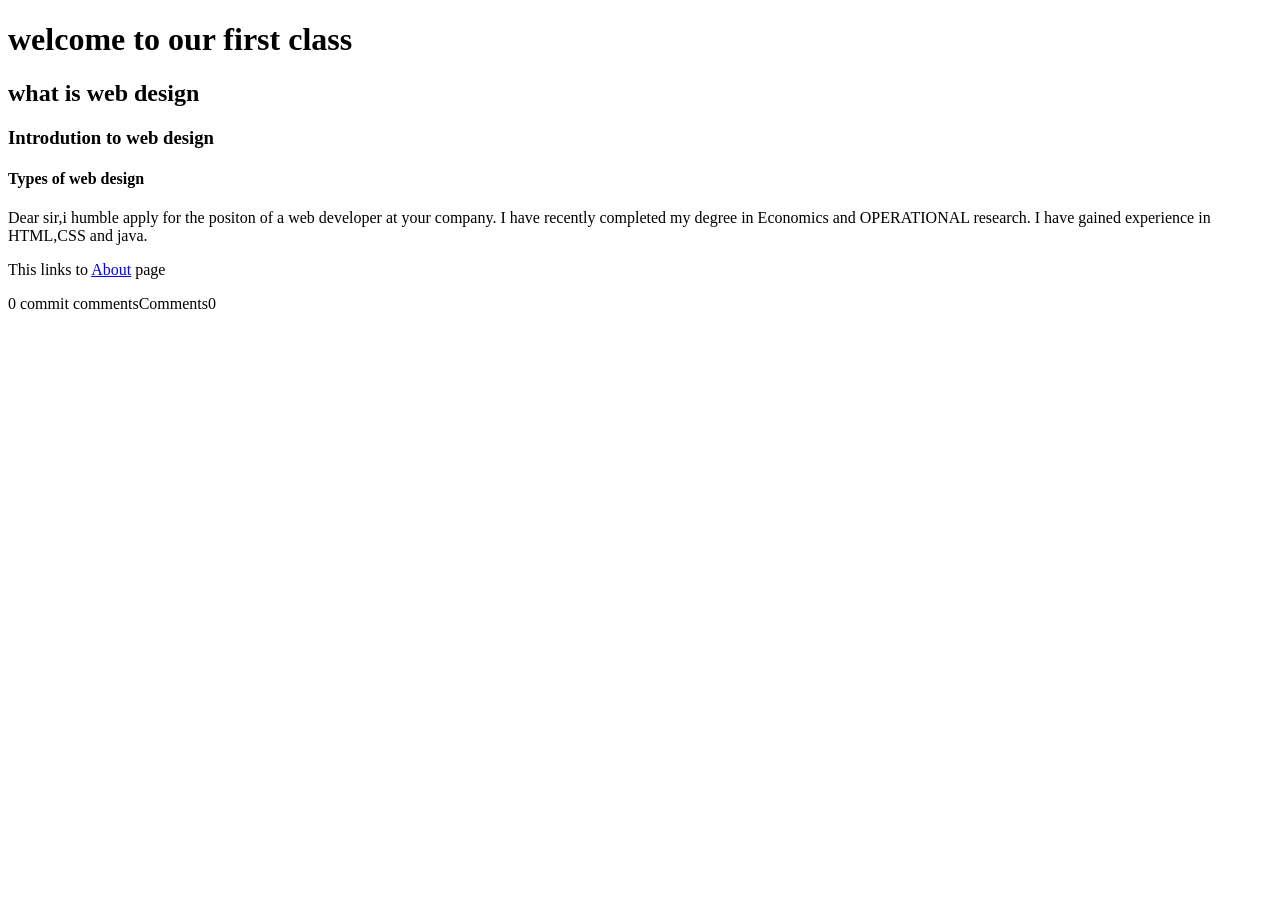
<file: First _Website/index.html>
<!DOCTYPE html>
<html lang="en">
    <head>   
     <meta charset="UTF-8">    
     <meta name="viewport" content="width=device-width, initial-scale=1.0">   
      <title>my first website</title>
    </head>
    <body>
        <h1>welcome to our first class</h1><h2>what is web design</h2><h3>Introdution to web design</h3>
        <h4>Types of web design</h4><p>
            Dear sir,i humble apply for the positon of a web developer at your company.
            I have recently completed my  degree in Economics  and OPERATIONAL research.
            I have gained experience in HTML,CSS and java.
        </p>
        <p>
            This links to <a href="about.html"> About</a> page</p>
        </body>
        </html> 
0 commit commentsComments0
</file>
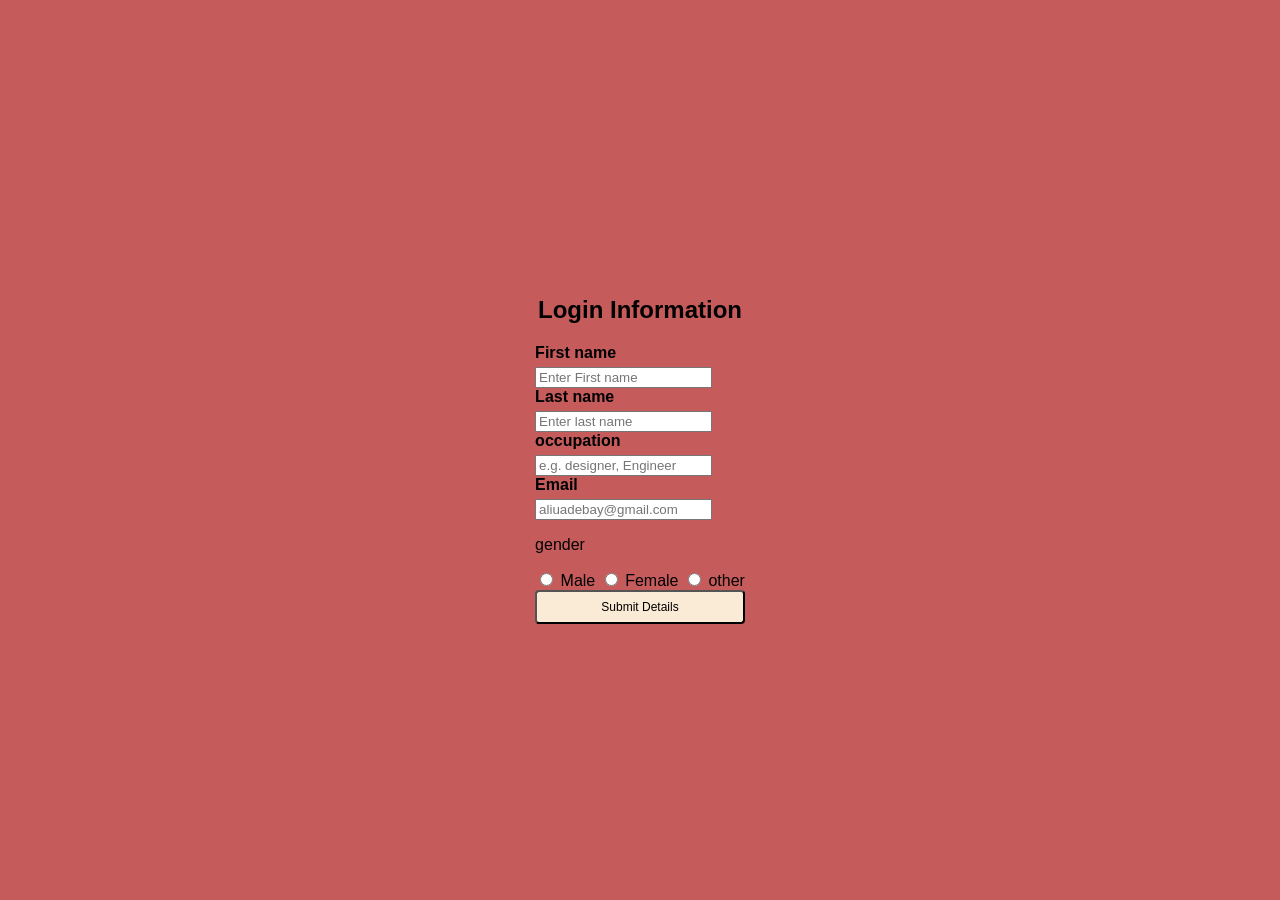
<file: Registration_Form/index.html>
<!doctype html>
<html lang="en">
  <head>
    <meta charset="UTF-8" />
    <meta name="viewport" content="width=device-width, initial-scale=1.0" />
    <link rel="stylesheet" href="style.css" />
    <title>Document</title>
  </head>
  <body>
    <div class="driver">
      <h2>Login Information</h2>
      <form action="#" id="Logininfo">
        <div class="form-group">
          <label for="fname">First name</label>
          <input
            type="text"
            id="fname"
            name="Firstname"
            autocomplete="given-name"
            placeholder="Enter First name"
            required
          />
        </div>

        <div class="form-group">
          <label for="lname">Last name</label>
          <input
            type="text"
            id="lname"
            name="Last name"
            autocomplete="family-name"
            placeholder="Enter last name"
            required
          />
        </div>

        <div class="form-group">
          <label for="occupation">occupation</label>
          <input
            type="text"
            id="occupation"
            name="occupation"
            autocomplete="occupation"
            placeholder="e.g. designer, Engineer "
          />
        </div>

        <div class="form-group">
          <label for="email">Email</label>
          <input
            type="email"
            id="email"
            name="email"
            autocomplete="email"
            placeholder="aliuadebay@gmail.com"
            required
          />
        </div>

        <div class="form-group">
          <p>gender</p>
          <div class="radio-group">
            <input type="radio" id="male" name="gender" value="male" />
            <label for="male">Male</label>

            <input type="radio" id="female" name="gender" value="female" />
            <label for="female">Female</label>

            <input type="radio" id="other" name="gender" value="other" />
            <label for="other">other</label>
          </div>
        </div>

        <button type="submit">Submit Details</button>
      </form>
    </div>
    <script src="index.js"></script>
  </body>
</html>
</file>
<file: Car_Website/style.css>
/*resetting the page */
*, *::before, *::after {
    margin: 0;
    padding: 0;
    box-sizing:border-box;
}

/* declaring my colours */
:root  {
--cream: #f5f0e8;
--ivory: #ede8dc;
--dark: #0d0c0a;
--carbon: #1a1917;
--gold: #c9a84c;
--gold-light: #e8c97a;
--rust: #8b3a2a;
--muted: #6b6560;
--border: rgba(201, 168, 76, 0.25);

}

body {
    background : var(--dark) ;
  color: var(--cream);
  /* Use any font family as you deem fit */
  font-family: 'Segoe UI', Tahoma, Geneva, Verdana, sans-serif; 
  overflow-x: hidden;
  /* cursor: none; */
}

/* nav styles starts here */

nav {
  position: fixed;
  top: 0;
  left: 0;
  right: 0;
  z-index: 100;
  display: flex;
  align-items: center;
  justify-content: space-between;
  padding: 8px 60px;
  margin-top: 1rem;
  /* width: 100%; */
  text-decoration: none;
  /* background: linear-gradient( to top, var(--gold-light) , transparent 100%); */
}

.nav-links {
  display: flex;
  gap: 48px;
  list-style: none;
}

.nav-logo {
  color: var(--gold);
  font-family: 'Trebuchet MS', 'Lucida Sans Unicode', 'Lucida Grande', 'Lucida Sans', Arial, sans-serif;
  letter-spacing: 0.2em;
  font-size: 1.5em;
  text-decoration: none;
}

.nav-links a {
  text-decoration: none;
  color: var(--cream);
  font-size: 1rem;
  letter-spacing: 0.2em;
  opacity: 0.9;
  transition: opacity 0.2s ease-in-out;
}

.nav-links a:hover {
  opacity: 1;
  color: var(--gold);
}

.nav-cta {
  font-size: 0.75rem;
  letter-spacing: 0.2em;
  color: var(--dark);
  background: var(--gold);
  text-transform: uppercase;
  text-decoration: none;
  padding: 10px 24px;
  border-radius: 4px;
}

.nav-cta:hover {
  background: #e8c97a;
}

/* navigation ends here */

/* hero styles starts here */

.hero {
  min-height: 100vh;
  position: relative;
  display: flex;
  align-items: flex-end;
  overflow: hidden;
  padding: 0 60px 80px;
}

.hero-bg {
  position: absolute;
  inset: 0;
  background: radial-gradient(eclipse 80% 60% at 70% 50%, rgba(139, 58, 42, 0.12) 0%, transparent 60%), radial-gradient(eclipse 50% 80% at 80% 20%, rgba(201, 168, 76, 0.06) 0%, transparent 60%), linear-gradient(135deg, #0d0c0a 0%, #1a1917 50%, #0d0c0a);
}

.hero-grid {
  position: absolute;
  inset: 0;
  background-image: linear-gradient(rgba(201,168,76,0.04) 1px, transparent 1px), linear-gradient(90deg, rgba(201,168,76,0.04) 1px, transparent 1px);
  background-size: 80px 80px;
  mask-image: linear-gradient(to bottom, transparent 0%, black 30%, black 70%, transparent 100%);
}

.hero-car {
  position: absolute;
  right: -5%;
  top: 50%;
  transform: translateY(-50%);
  width: 65%;
  animation: jump 6s ease-in-out infinite;
}

@keyframes jump {
  0%, 100% {
    transform: translateY(-50%) translateX(0);
  }
  50% {
    transform: translateY(-52%) translateX(-8px);
  }
}

.hero-car svg {
  width: 100%;
  height: auto;
  filter: drop-shadow(0 40px 80px rgba(139,58,42,0.3)) drop-shadow(0 0 120px rgba(201,168,76,0.08));
}

.hero-tag {
  position: absolute;
  top: 48px;
  left: 60px;
  font-family: Verdana, Geneva, Tahoma, sans-serif;
  font-size: 0.6rem;
  letter-spacing: 0.3em;
  color: var(--gold);
  text-transform: uppercase;
  writing-mode: vertical-rl;
  transform: rotate(180deg);
  opacity: 0.6;
}

.hero-content {
  position: relative;
  z-index: 2;
  max-width: 580px;
}

.hero-eyebrow {
  font-family: 'Trebuchet MS', 'Lucida Sans Unicode', 'Lucida Grande', 'Lucida Sans', Arial, sans-serif;
  font-size: 0.65rem;
  letter-spacing: 0.35em;
  color: var(--gold);
  text-transform: uppercase;
  margin-bottom: 20px;
  display: flex;
  align-items: center;
  gap: 16px;
}

.hero-eyebrow::before {
  content: '';
  width: 40px;
  height: 1px;
  background: var(--gold);
}

.hero-title {
  font-family: 'Gill Sans', 'Gill Sans MT', Calibri, 'Trebuchet MS', sans-serif;
  font-size: clamp(5rem, 9vw, 10rem);
  line-height: 0.9;
  margin-bottom: 30px;
}

.hero-title em {
  display: block;
  font-family: Georgia, 'Times New Roman', Times, serif;
  font-style: italic;
  font-size: 0.45em;
  font-weight: 300;
  letter-spacing: 0.08em;
  color: var(--gold-light);
  padding-left: 4px;
}

.hero-desc {
  font-size: 1.1rem;
  line-height: 1.8;
  color: var(--ivory);
  max-width: 420px;
  margin-bottom: 48px
}

.hero-actions {
  display: flex;
  gap: 24px;
  align-items: center;
}

.btn-primary {
  font-size: 0.65rem;
  letter-spacing: 0.2em;
  text-transform: uppercase;
  color: var(--dark);
  background: var(--gold);
  padding: 16px 32px;
  text-decoration: none;
  border-radius: 4px;
  transition: all 0.3s;
  position: relative;
  overflow: hidden;
}

.btn-primary::after {
  content: '';
  position: absolute;
  inset: 0;
  background: var(--gold-light);
  transform: translateX(-100%);
  transition: transform 0.3s ease;
}

.btn-primary:hover::after {
  transform: translateX(0);
}

.btn-primary span {
  position: relative;
  z-index: 1;
}

.btn-secondary {
  font-size: 0.65rem;
  letter-spacing: 0.2em;
  text-transform: uppercase;
  color: var(--cream);
  text-decoration: none;
  display: flex;
  align-items: center;
  gap: 10px;
  opacity: 0.7;
  transition: opacity 0.2s;
}

.btn-secondary:hover {
  opacity: 1;
}

.btn-secondary::before {
  content: '->';
  font-size: 1rem;
  color: var(--gold);
}


.hero-stats {
  position: absolute;
  right: 60px;
  bottom: 80px;
  display: flex;
  gap: 48px;
  z-index: 2;
}

.stat-item {
  text-align: center;
}

.stat-num {
  font-family: 'Trebuchet MS', 'Lucida Sans Unicode', 'Lucida Grande', 'Lucida Sans', Arial, sans-serif;
  font-size: 2.8rem;
  letter-spacing: 0.05em;
  color: var(--gold);
  display: block;
  line-height: 1;
}

.stat-label {
  font-size: 0.55rem;
  letter-spacing: 0.2em;
  text-transform: uppercase;
  color: var(--muted);
  margin-top: 4px;
  display: block;
}

/* hero styles ends here */


/* marquee starts here */

.marquee-strip {
  background: var(--gold);
  padding: 14px 0;
  overflow: hidden;
  white-space: nowrap;
}

.marquee-inner {
  display: inline-flex;
  animation: marquee 20s linear infinite;
}

.marquee-item {
  font-size: 1.1rem;
  letter-spacing: 0.2em;
  color: var(--dark);
  padding: 0 40px;
}

.marquee-dot {
  color: var(--rust);
}

@keyframes marquee {
  from { transform: translateX(0);}
  to { transform: translateX(-50%);}
}

/* marquee ends here */

/* car model starts here  */

.models {
  background: var(--carbon);
  padding: 120px 60px;
}

.section-header {
  display: flex;
  justify-content: space-between;
  align-items: flex-end;
  margin-bottom: 70px;
  padding-bottom: 30px;
  border-bottom: 1px solid var(--border);
}

.section-label{
  font-size: 0.6rem;
  letter-spacing: 0.35em;
  color: var(--gold);
  text-transform: uppercase;
  margin-bottom: 14px;
  display: flex;
  align-items: center;
  gap: 12px;
}

.section-label::before {
  content: '';
  width: 30px;
  height: 1px;
  background: var(--gold);
}

.section-title{
  font-family: 'Trebuchet MS', 'Lucida Sans Unicode', 'Lucida Grande', 'Lucida Sans', Arial, sans-serif;
  font-size: clamp(3rem, 5vw, 5.5rem);
  letter-spacing: 0.05em;
}

.section-link{
  font-size: 0.65rem;
  letter-spacing: 0.3em;
  color: var(--gold);
  text-decoration: none;
  display: flex;
  align-items: center;
  gap: 8px;
  opacity: 0.8;
  transition: opacity 0.2s;
}

.section-link:hover {
  opacity: 1;
}

.models-grid {
  /* margin-top: 72px;  */
  border: none;
  display: grid;
  grid-template-columns: repeat(3, 1fr);
  gap: 2px; 
}

.model-card {
  position: relative;
  background: var(--dark);
  overflow: hidden;
}

.model-card:first-child {
  grid-row: span 2;
}

.model-visual {
  height: 240px;
  position: relative;
  overflow: hidden;
  display: flex;
  align-items: center;
  justify-content: center;
}

.model-card:first-child .model-visual {
  height: 340px;
}

.model-bg {
  position: absolute;
  inset: 0;
  transition: transform 0.6s ease;
}

.model-card:hover .model-bg {
  transform: scale(1.05);
}

.bg-1 {
  background: radial-gradient(eclipse at 40% 60%, rgba(139, 58, 42, 0.3) 0%, rgba(13, 12,10,1) 70%);
}

.bg-2 {
  background: radial-gradient(eclipse at 60% 40%, rgba(201, 168, 76, 0.3) 0%, rgba(13, 12,10,1) 70%);
}

.bg-3 {
  background: radial-gradient(eclipse at 50% 50%, rgba(139, 58, 42, 0.3) 0%, rgba(13, 12,10,1) 70%);
}

.bg-4 {
  background: radial-gradient(eclipse at 30% 60%, rgba(139, 58, 42, 0.3) 0%, rgba(13, 12,10,1) 70%);
}

.bg-5 {
  background: radial-gradient(eclipse at 70% 40%, rgba(139, 58, 42, 0.3) 0%, rgba(13, 12,10,1) 70%);
}

.another-class {
  width: 90%; 
  position:relative;
  z-index:1;
  width: 85%;
  height: 100%;

}

.model-info {
  padding: 28px 32px 32px;
  border-top: 1px solid var(--border);
}

.model-badge {
  font-size: 0.55rem;
  letter-spacing: o.3em;
  color: var(--gold);
  text-transform: uppercase;
  margin-bottom: 8px;
}

.model-name {
  font-size: 2rem;
  letter-spacing: 0.08em;
  margin-bottom: 8px;
}

.model-tagline {
  font-size: 0.95rem;
  color: var(--gold-light);
  font-style: italic;
  margin-bottom: 20px;
}

.model-specs {
  display: flex;
  gap: 28px;
  margin-bottom: 24px;
}

.spec-val{
  font-size: 1.4rem;
  color: var(--gold);
  letter-spacing: 0.05em;
}

.spec-key{
  font-size: 0.5rem;
  letter-spacing: 0.2em;
  color: var(--muted);
  text-transform: uppercase;
  margin-top: 2px;
}

.model-price{
  display: flex;
  justify-content: space-between;
  align-items: center;
  padding-top: 20px;
  border-top: 1px solid var(--border);
  text-transform: uppercase;
}

.price-label{
  font-size: 1.4rem;
  letter-spacing: 0.2em;
  color: var(--muted);
}

.price-val{
  font-size: 1.4rem;
  font-weight: bolder;
  color: var(--cream);
}

.price-btn{
  font-size: 0.55rem;
  letter-spacing: 0.15em;
  color: var(--gold);
  background: var(--muted);
  padding: 8px 18px;
  text-decoration: none;
  border-radius: 5px;
}

.price-btn:hover {
  background: var(--gold-light);
  color: var(--dark);
}

/* car model ends here  */

/* Testimonial Section starts here */

.testimonial-section{
  background: var(--gold);
  padding: 80px 120px;
  display: flex;
  align-items: center;
  gap: 80px;
}

.quote-mark{
  font-family: Georgia, 'Times New Roman', Times, serif;
  font-size: 10rem;
  color: var(--dark);
  opacity: 0.65;
  line-height: 0.5;
  flex-shrink: 0;
}

.testimonial-text{
  font-family: Georgia, 'Times New Roman', Times, serif;
  font-size: clamp(1.5rem, 2.5vw, 2.2rem);
  font-style: italic;
  font-weight: bold;
  color: var(--dark);
  line-height: 1.5;
  flex-shrink: 0;
}

.testimonial-author{
  display: flex;
  align-items: center;
  gap: 16px;
  margin-top: 15px;
}

.author-avatar{
  width: 48px;
  height: 48px;
  background: var(--rust);
  border-radius: 50%;
  display: flex;
  align-items: center;
  justify-content: center;
  font-size: 1.2rem;
  color: var(--cream);
  font-weight: bold;
}

.author-name{
  font-size: 0.65rem;
  letter-spacing: 0.2em;
  color: var(--dark);
  font-weight: bolder;
}

.author-title{
  font-size: 0.55rem;
  letter-spacing: 0.15em;
  color: var(--carbon);
}

/* Testimonial Section end here */

/* Footer section starts here */

footer {
  background: var(--dark);
  padding: 80px 60px 40px;
  border-top: 1px solid var(--border);
}

.footer-top {
  display: grid;
  grid-template-columns: 2fr 1fr 1fr 1fr;
  gap: 60px;
  margin-bottom: 60px;
}

.footer-brand .nav-logo{
  font-size: 2.4rem;
  display: block;
  margin-bottom: 20px;
}

.footer-tagline {
  font-size: 1rem;
  font-style: italic;
  color: var(--gold-light);
  line-height: 1.7;
  max-width: 260px;
}

.footer-col h5{
  font-size: 0.6rem;
  letter-spacing: 0.3em;
  color: var(--gold);
  text-transform: uppercase;
  margin-bottom: 20px;
}

.footer-col ul{
  list-style: none;
}

.footer-col ul li {
  margin-bottom: 10px;
}

.footer-col ul a {
  font-size: 0.95rem;
  color: var(--gold-light);
  text-decoration: none;
  transition: color 0.2s;
}

.footer-col ul a:hover {
  color: var(--gold);
}

.footer-bottom {
  display: flex;
  justify-content: space-between;
  align-items: center;
  padding-top: 30px;
  border-top: 1px solid var(--border);
}

.footer-copy {
  font-size: 0.55rem;
  letter-spacing: 0.15em;
  color: var(--muted);
}

.footer-socials {
  display: flex;
  gap: 20px;
}

.social-link {
  font-size: 0.55rem;
  letter-spacing: 0.2em;
  text-transform: uppercase;
  color: var(--muted);
  text-decoration: none;
  transition: color 0.2s;
}

.social-link:hover {
  color: var(--gold);
}

/* Footer section ends here */

/* animations starts here */
.fade-up {
  opacity:  0;
  transform: translateY(30px);
  transition: opacity 0.8s ease, transform 0.8s ease;
}
/* animations ends here */
</file>
<file: Registration_Form/style.css>
body {
    font-family: 'Segoe UI', Tahoma, Geneva, Verdana, sans-serif;
    background-color: rgba(177, 31, 31, 0.728);
    display: flex;
    justify-content: center;
    align-items: center;
    height: 100vh;
    margin: 0;
    width: 100%;
}


form container/ .driver {
    background-color: antiquewhite;
    padding: 30px;
    border-radius: 25px;
    box-shadow: 0 4px 10px rgba(0, 0, 0, 0.728);
    width: 100%;
    max-width: 400px;
}

h2 {
    text-align: center;
    color: black;
    margin-bottom: 20px;
}

form grouping .form-group {
    margin-bottom: 12px;
}

label {
    display: block;
    font-weight: bold;
    margin-bottom: 5px;
    color: black;
}

input styles/ input[type="text"],
input[type="email"],
select {
    width: 100%;
    padding: 10px;
    border: 1px solid;
    border-radius: 4px;
    box-sizing: border-box;
}

Radio Button Styling/ .radio-group {
    display: flex;
    gap: 15px;
    margin-top: 4px;
}

.radio-group label {
    font-weight: normal;
    display: inline;
}

button {
    width: 100%;
    padding: 8px;
    background-color: antiquewhite;
    color: black;
    /* border: none; */
    border-radius: 4px;
    font-size: 12px;
    transition: background 0.3s ease;
    cursor: pointer;
}

button:hover {
    background-color: #d4a574;
}
</file>
